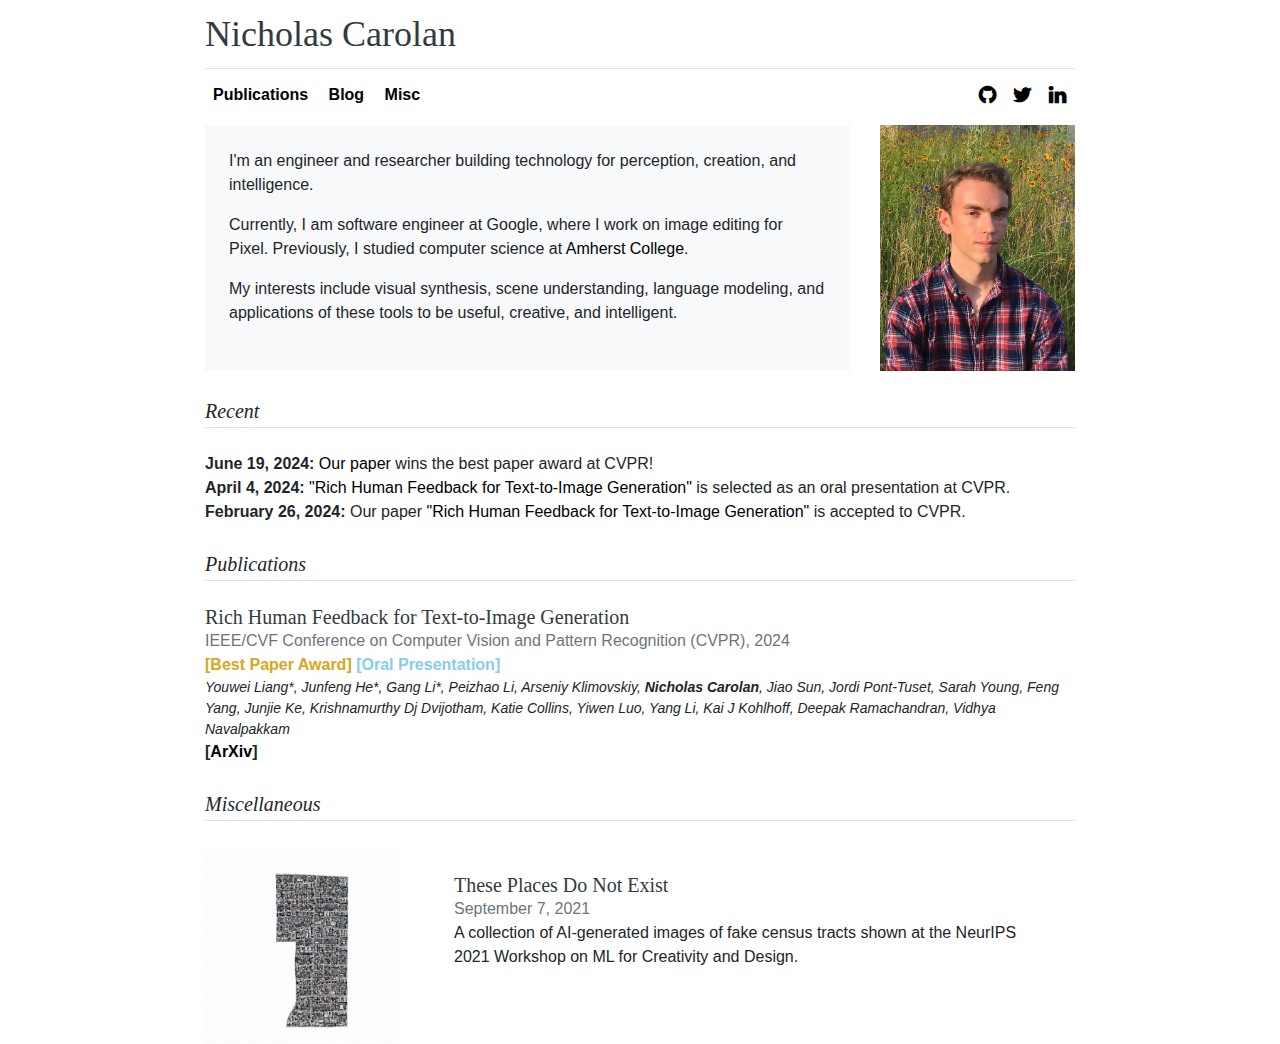
<file: index.html>
<!doctype html>
  <html>
  <head>
    <meta charset="utf-8">
    <title>Nicholas Carolan</title>
    <meta name="description" content="Personal site for Nicholas Carolan.">

    <!-- SEO -->
    <meta property="og:title" content="Nicholas Carolan" />
    <meta property="og:type" content="article" />
    <meta property="og:description" content="" />

    <!-- Social Media Icons -->
    <link rel="stylesheet" href="https://cdnjs.cloudflare.com/ajax/libs/font-awesome/4.7.0/css/font-awesome.min.css">

    <!-- CSS -->
    <link rel="stylesheet" href="https://stackpath.bootstrapcdn.com/bootstrap/4.4.1/css/bootstrap.min.css" integrity="sha384-Vkoo8x4CGsO3+Hhxv8T/Q5PaXtkKtu6ug5TOeNV6gBiFeWPGFN9MuhOf23Q9Ifjh" crossorigin="anonymous">
    <link rel="stylesheet" href="css/blog.css">
  </head>

  <body>
    <div class="container">

      <!-- Header -->
      <header class="blog-header py-3 text-left">
        <a class="blog-header-logo text-dark" href="index.html">Nicholas Carolan</a>          
      </header>
      <!-- /Header -->

      <!-- Navbar -->
      <div class="row flex-nowrap justify-content-between align-items-center py-2 mb-1">
        <div class="col-6 pt-1">
          <a class="p-2" href="index.html#publications"><b>Publications</b></a>
          <a class="p-2" href="https://nicholascarolan.substack.com/" target="_blank"><b>Blog</b></a>
          <a class="p-2" href="index.html#miscellaneous"><b>Misc</b></a>
        </div>
        <div class="col-2 d-flex justify-content-end mt-1">
          <a class="fa fa-github" href="https://www.github.com/ncarolan" target="_blank"></a>  
          <a class="fa fa-twitter" href="https://twitter.com/N_Carolan" target="_blank"></a>  
          <a class ="fa fa-linkedin" href="https://www.linkedin.com/in/nicholas-carolan/" target="_blank"></a> 
        </div>
      </div>
      <!-- /Navbar -->

      <!-- About -->
      <div class="row mb-4 h-100">
        <div class="col-9 pt-1">
          <div class="p-4 bg-light h-100">
              <!--h3 class="font-italic">About</h3-->
              <p>I'm an engineer and researcher building technology for perception, creation, and intelligence.</p>
              <p>Currently, I am software engineer at Google, where I work on image editing for Pixel. Previously, I studied computer science at <a href="https://www.amherst.edu">Amherst College</a>.</p>
              <p class="mb-0">My interests include visual synthesis, scene understanding, language modeling, and applications of these tools to be useful, creative, and intelligent.</p>
          </div>
        </div>
        <div class="col-3 pt-1">
          <img src="images/index/self.jpg" width=100%>
        </div>
      </div>
      <!-- /About -->


      <!-- Recent Content -->
      <h5 class="pt-1 mt-4 pb-1 mb-4 font-italic border-bottom">Recent</h5>
      <p class="mb-0"><strong>June 19, 2024:</strong> <a href="https://arxiv.org/abs/2312.10240">Our paper</a> wins the best paper award at CVPR!</p>
      <p class="mb-0"><strong>April 4, 2024:</strong> <a href="https://arxiv.org/abs/2312.10240">"Rich Human Feedback for Text-to-Image Generation"</a> is selected as an oral presentation at CVPR.</p>
      <p class="mb-0"><strong>February 26, 2024:</strong> Our paper <a href="https://arxiv.org/abs/2312.10240">"Rich Human Feedback for Text-to-Image Generation"</a> is accepted to CVPR.</p>
      <!-- /Recent Content -->

      <!-- Publications -->
      <h5 id="publications" class="pt-1 mt-4 pb-1 mb-4 font-italic border-bottom">Publications</h5>

        <h5 class="mb-0"><a class="text-dark">Rich Human Feedback for Text-to-Image Generation</a></h5>
        <div class="mb-0 text-muted">IEEE/CVF Conference on Computer Vision and Pattern Recognition (CVPR), 2024</div> 
        <div><span class="gold-text">[Best Paper Award]</span> <span class="blue-text">[Oral Presentation]</span></div>
        
        <p class="text-small mb-0"><i> Youwei Liang*, Junfeng He*, Gang Li*, Peizhao Li, Arseniy Klimovskiy, <strong>Nicholas Carolan</strong>, Jiao Sun, Jordi Pont-Tuset, Sarah Young, Feng Yang, Junjie Ke, Krishnamurthy Dj Dvijotham, Katie Collins, Yiwen Luo, Yang Li, Kai J Kohlhoff, Deepak Ramachandran, Vidhya Navalpakkam</i></p>
      <strong class="mb-1">[<a href="https://arxiv.org/abs/2312.10240">ArXiv</a>]</strong>

      <!-- /Publications -->



      <!-- Miscellaneous -->
      <h5 id="miscellaneous" class="pt-1 mt-4 pb-1 mb-4 font-italic border-bottom">Miscellaneous</h5>

      <div class="row">
        <div class="col-3 pt-1">
          <img src="images/fakeplaces/Urban1.png" width=100%>
        </div>
        <div class="col-9 pt-1">
          <div class="p-4 mb-3 h-100">
            <h5 class="mb-0"><a class="text-dark" href="fakeplaces.html">These Places Do Not Exist</a></h5>
            <div class="mb-0 text-muted">September 7, 2021</div>
            <p>A collection of AI-generated images of fake census tracts shown at the NeurIPS 2021 Workshop on ML for Creativity and Design.</p>
          </div>
        </div>
      </div>
      <!-- /Miscellaneous -->

    </div>

  </body>
  </html>
</file>
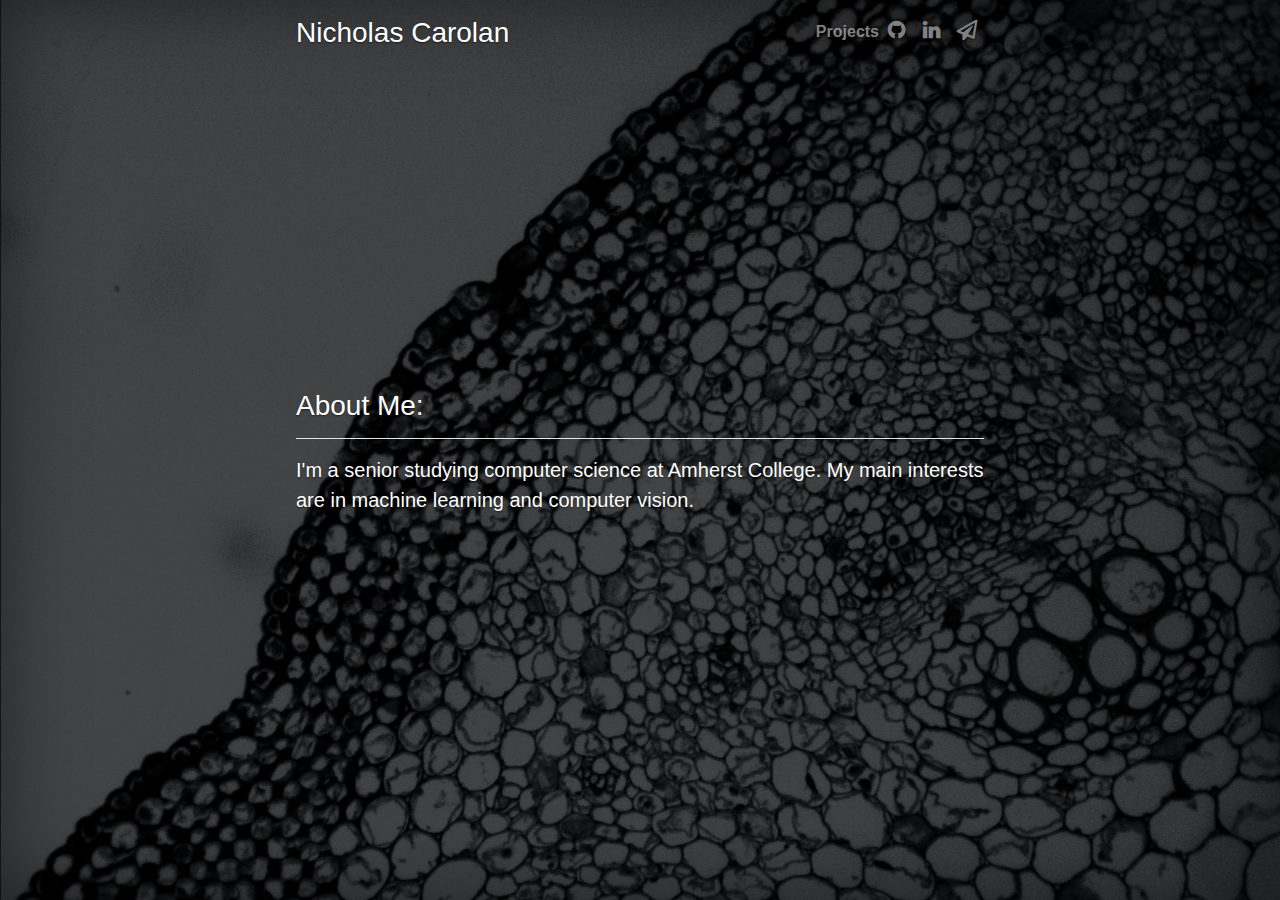
<file: legacy/index.html>
<!doctype html>
<html>
	<head>
		<meta charset="utf-8">
		<title>Nicholas Carolan</title>
		<meta name="description" content="">


		<!-- SEO -->
		<meta property="og:title" content="" />
		<meta property="og:type" content="article" />
		<meta property="og:description" content="" />

	    <!-- Googler Scholar -->
		<meta name="citation_title" content="">
		<meta name="citation_author" content="Carolan, Nicholas">
		<meta name="citation_date" content="">
		<meta name="citation_pdf_url" content="https://ncarolan.github.io/">

    <!-- Social Media Icons -->
    <link rel="stylesheet" href="https://cdnjs.cloudflare.com/ajax/libs/font-awesome/4.7.0/css/font-awesome.min.css">

		<!-- CSS -->
		<link rel="stylesheet" href="https://stackpath.bootstrapcdn.com/bootstrap/4.4.1/css/bootstrap.min.css" integrity="sha384-Vkoo8x4CGsO3+Hhxv8T/Q5PaXtkKtu6ug5TOeNV6gBiFeWPGFN9MuhOf23Q9Ifjh" crossorigin="anonymous">
    <link rel="stylesheet" href="css/style.css">
		
		  
	</head>
<!--div class="view" style="background-image: url(background.jpg); background-size:100% 100%;"-->
	<body>
<div class="cover-container d-flex w-100 h-100 p-3 mx-auto flex-column">
  <header class="masthead mb-auto">
    <div class="inner">
      <h3 class="masthead-brand"><a href="index.html">Nicholas Carolan</a></h3>
      <nav class="nav nav-masthead justify-content-center">        
        <a class="nav-link" href="projects.html">Projects</a>        
        <a class="fa fa-github" href="https://www.github.com/ncarolan" style="color:grey;"></a>  
        <a class ="fa fa-linkedin" href="https://www.linkedin.com/in/nicholas-carolan/" style="color:grey;"></a>        
        <a class="fa fa-paper-plane-o" href="mailto:ncarolan21@amherst.edu" style="color:grey;"></a>
       </nav>
    </div>

  </header>

  <main role="main" class="">
    <h3>About Me:</h3>
    <hr color="white">
    <p class="lead">I'm a senior studying computer science at <a href="https://www.amherst.edu">Amherst College</a>. My main interests are in machine learning and computer vision.</p>
  </main>

  <footer class="mastfoot mt-auto">
    <div class="inner">
      <p></p>
    </div>
  </footer>
</div>

	</body>

</html>
</file>
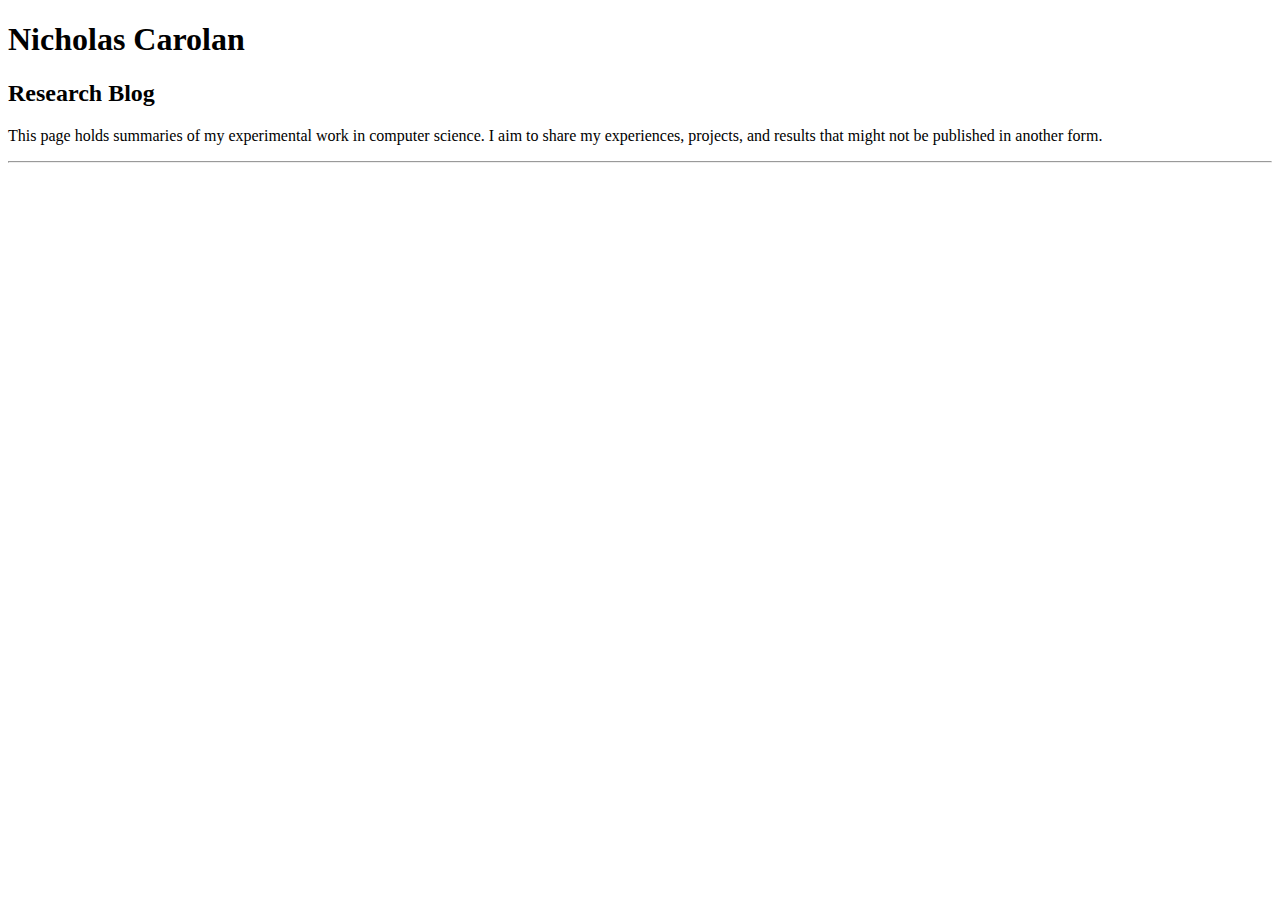
<file: blog.html>
<!doctype html>
<html>
	<head>
		<meta charset="utf-8">
		<title>Nicholas Carolan | Research Blog</title>
		<meta name="description" content="">

		<!-- SEO -->
		<meta property="og:title" content="" />
		<meta property="og:type" content="article" />
		<meta property="og:description" content="" />

    	<!-- Social Media Icons -->
    	<link rel="stylesheet" href="https://cdnjs.cloudflare.com/ajax/libs/font-awesome/4.7.0/css/font-awesome.min.css">

		<!-- CSS -->
		<link rel="stylesheet" href="https://latex.now.sh/style.css">	  
	</head>

	<body>
		<header>
    		<h1><span class="latex" >Nicholas Carolan</span></h1>
        <h2>Research Blog</h2>
  			<p>This page holds summaries of my experimental work in computer science. I aim to share my experiences, projects, and results that might not be published in another form.</p>
  	</header>


  		<hr>



	</body>


</html>
</file>
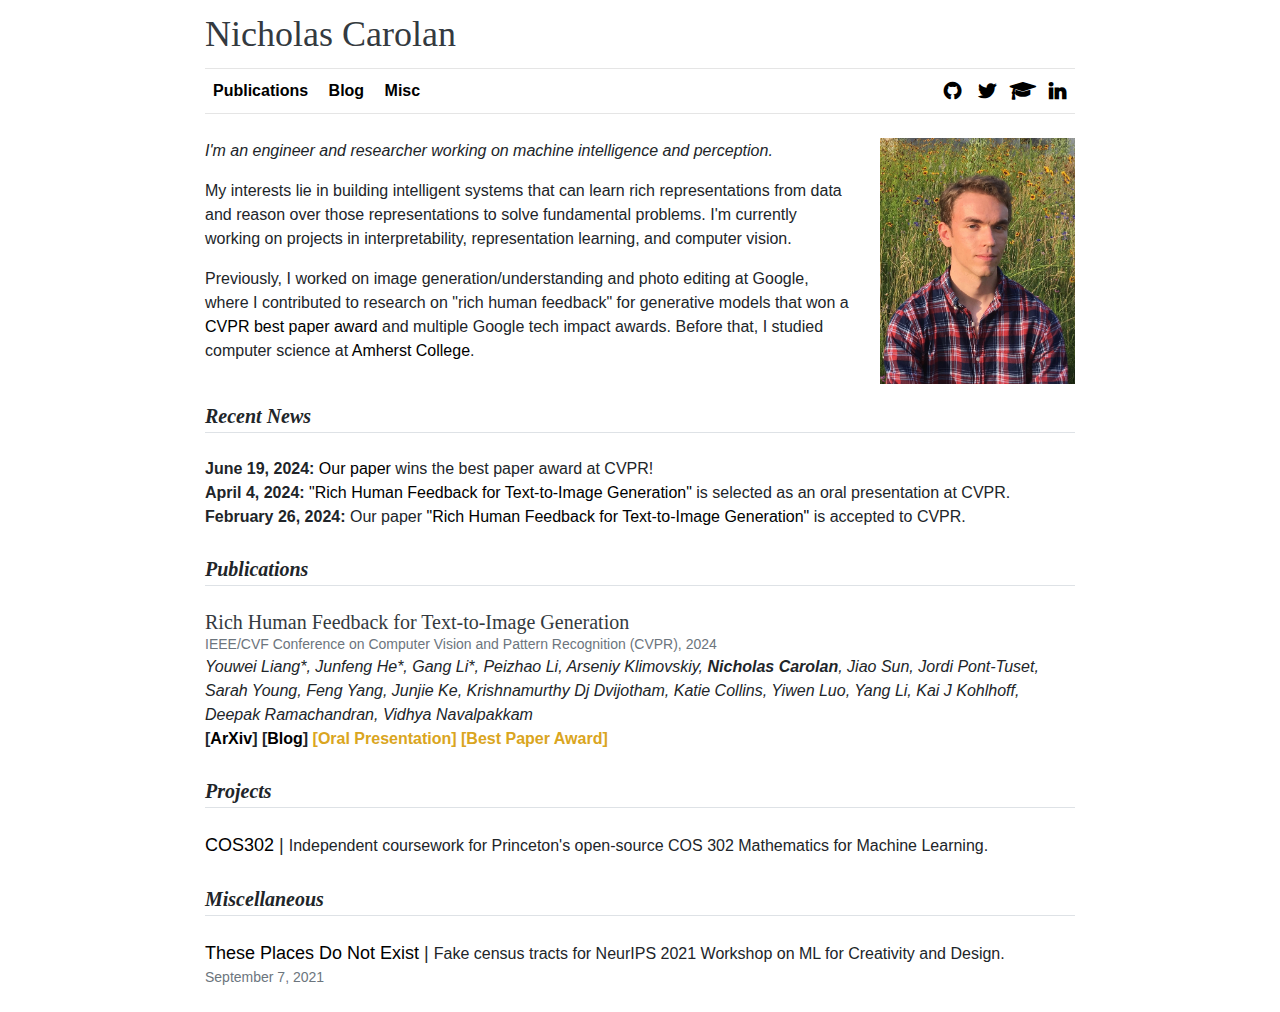
<file: old_homepage.html>
<!doctype html>
  <html>
  <head>
    <meta charset="utf-8">
    <title>Nicholas Carolan</title>
    <meta name="description" content="Personal site for Nicholas Carolan.">

    <!-- SEO -->
    <meta property="og:title" content="Nicholas Carolan" />
    <meta property="og:type" content="article" />
    <meta property="og:description" content="" />

    <!-- Social Media Icons -->
    <link rel="stylesheet" href="https://cdnjs.cloudflare.com/ajax/libs/font-awesome/4.7.0/css/font-awesome.min.css">

    <!-- CSS -->
    <link rel="stylesheet" href="https://stackpath.bootstrapcdn.com/bootstrap/4.4.1/css/bootstrap.min.css" integrity="sha384-Vkoo8x4CGsO3+Hhxv8T/Q5PaXtkKtu6ug5TOeNV6gBiFeWPGFN9MuhOf23Q9Ifjh" crossorigin="anonymous">
    <link rel="stylesheet" href="css/blog.css">
  </head>

  <body>
    <div class="container">

      <!-- Header -->
      <header class="blog-header py-3 text-left">
        <a class="blog-header-logo text-dark" href="index.html">Nicholas Carolan</a>          
      </header>
      <!-- /Header -->

      <!-- Navbar -->
      <div class="row flex-nowrap justify-content-between align-items-center py-1 mb-1">
        <div class="col-4 pt-1">
          <a class="p-2" href="index.html#publications"><b>Publications</b></a>
          <a class="p-2" href="https://nicholascarolan.substack.com/" target="_blank"><b>Blog</b></a>
          <a class="p-2" href="index.html#miscellaneous"><b>Misc</b></a>
        </div>
        <div class="col-4 d-flex justify-content-end mt-1">  
          <a class="fa fa-github" href="https://www.github.com/ncarolan" target="_blank"></a>  
          <a class="fa fa-twitter" href="https://twitter.com/N_Carolan" target="_blank"></a>  
          <a class="fa fa-graduation-cap" href="https://scholar.google.com/citations?user=dFBwlZcAAAAJ&hl=en" target="_blank"></a>
          <a class ="fa fa-linkedin" href="https://www.linkedin.com/in/nicholas-carolan/" target="_blank"></a> 
        </div>
      </div>
      <!-- /Navbar -->

      <!-- Header (bottom border) -->
      <header class="blog-header"></header>
      <!-- /Header -->

      <!-- About -->
      <div class="row mt-4 mb-0 h-100">
        <div class="col-9 d-flex align-items-center">
          <div class="p-0 mb-1 w-100">
            <p class="mt-0"><i>I'm an engineer and researcher working on machine intelligence and perception.</i></p>
            <p>My interests lie in building intelligent systems that can learn rich representations from data and reason over those representations to solve fundamental problems. I'm currently working on projects in interpretability, representation learning, and computer vision.</p>
            <p>Previously, I worked on image generation/understanding and photo editing at Google, where I contributed to research on "rich human feedback" for generative models that won a <a href="https://cvpr.thecvf.com/Conferences/2024/News/Awards" target="_blank">CVPR best paper award</a> and multiple Google tech impact awards. Before that, I studied computer science at <a href="https://www.amherst.edu" target="_blank">Amherst College</a>.</p>
          </div>
        </div>
        <div class="col-3 d-flex align-items-center justify-content-center">
          <img src="images/index/self.jpg" class="img-fluid" alt="Profile photo">
        </div>
      </div>
      <!-- /About -->


      <!-- Recent Content -->
      <h5 class="pt-1 mt-3 pb-1 mb-4 font-italic border-bottom"><b>Recent News</b></h5>
      <p class="mb-0"><strong>June 19, 2024:</strong> <a href="https://arxiv.org/abs/2312.10240" target="_blank">Our paper</a> wins the best paper award at CVPR!</p>
      <p class="mb-0"><strong>April 4, 2024:</strong> <a href="https://arxiv.org/abs/2312.10240" target="_blank">"Rich Human Feedback for Text-to-Image Generation"</a> is selected as an oral presentation at CVPR.</p>
      <p class="mb-0"><strong>February 26, 2024:</strong> Our paper <a href="https://arxiv.org/abs/2312.10240" target="_blank">"Rich Human Feedback for Text-to-Image Generation"</a> is accepted to CVPR.</p>
      <!-- /Recent Content -->

      <!-- Publications -->
      <h5 id="publications" class="pt-1 mt-4 pb-1 mb-4 font-italic border-bottom"><b>Publications</b></h5>

        <h5 class="mb-0"><a class="text-dark">Rich Human Feedback for Text-to-Image Generation</a></h5>
        <div class="mb-0 text-small text-muted">IEEE/CVF Conference on Computer Vision and Pattern Recognition (CVPR), 2024</div> 
        
        <p class="text-tiny mb-0"><i> Youwei Liang*, Junfeng He*, Gang Li*, Peizhao Li, Arseniy Klimovskiy, <strong>Nicholas Carolan</strong>, Jiao Sun, Jordi Pont-Tuset, Sarah Young, Feng Yang, Junjie Ke, Krishnamurthy Dj Dvijotham, Katie Collins, Yiwen Luo, Yang Li, Kai J Kohlhoff, Deepak Ramachandran, Vidhya Navalpakkam</i></p>
      <strong class="mb-1">[<a href="https://arxiv.org/abs/2312.10240" target="_blank">ArXiv</a>] [<a href="https://research.google/blog/rich-human-feedback-for-text-to-image-generation/" target="_blank">Blog</a>]</strong><span class="gold-text"> [Oral Presentation] [Best Paper Award]</span>
      <!-- /Publications -->


      <!-- Projects -->
      <h5 id="projects" class="pt-1 mt-4 pb-1 mb-4 font-italic border-bottom"><b>Projects</b></h5>

      <p class="mb-0"><a class="georgia" style="font-size: 18px;" href="https://github.com/ncarolan/COS302/">COS302</a><a class="georgia" style="font-size: 18px;">  |  </a>  Independent coursework for Princeton's open-source COS 302 Mathematics for Machine Learning.</p>
      <!-- /Projects -->
      

      <!-- Miscellaneous -->
      <h5 id="miscellaneous" class="pt-1 mt-4 pb-1 mb-4 font-italic border-bottom"><b>Miscellaneous</b></h5>

      <p class="mb-0"><a class="georgia" style="font-size: 18px;" href="fakeplaces.html">These Places Do Not Exist</a><a class="georgia" style="font-size: 18px;">  |  </a>  Fake census tracts for NeurIPS 2021 Workshop on ML for Creativity and Design.</p>
      <div class="mb-2 text-small text-muted">September 7, 2021</div>

      <p class="mb-4"></p>
      <!-- /Miscellaneous -->

    </div>

  </body>
  </html>
</file>
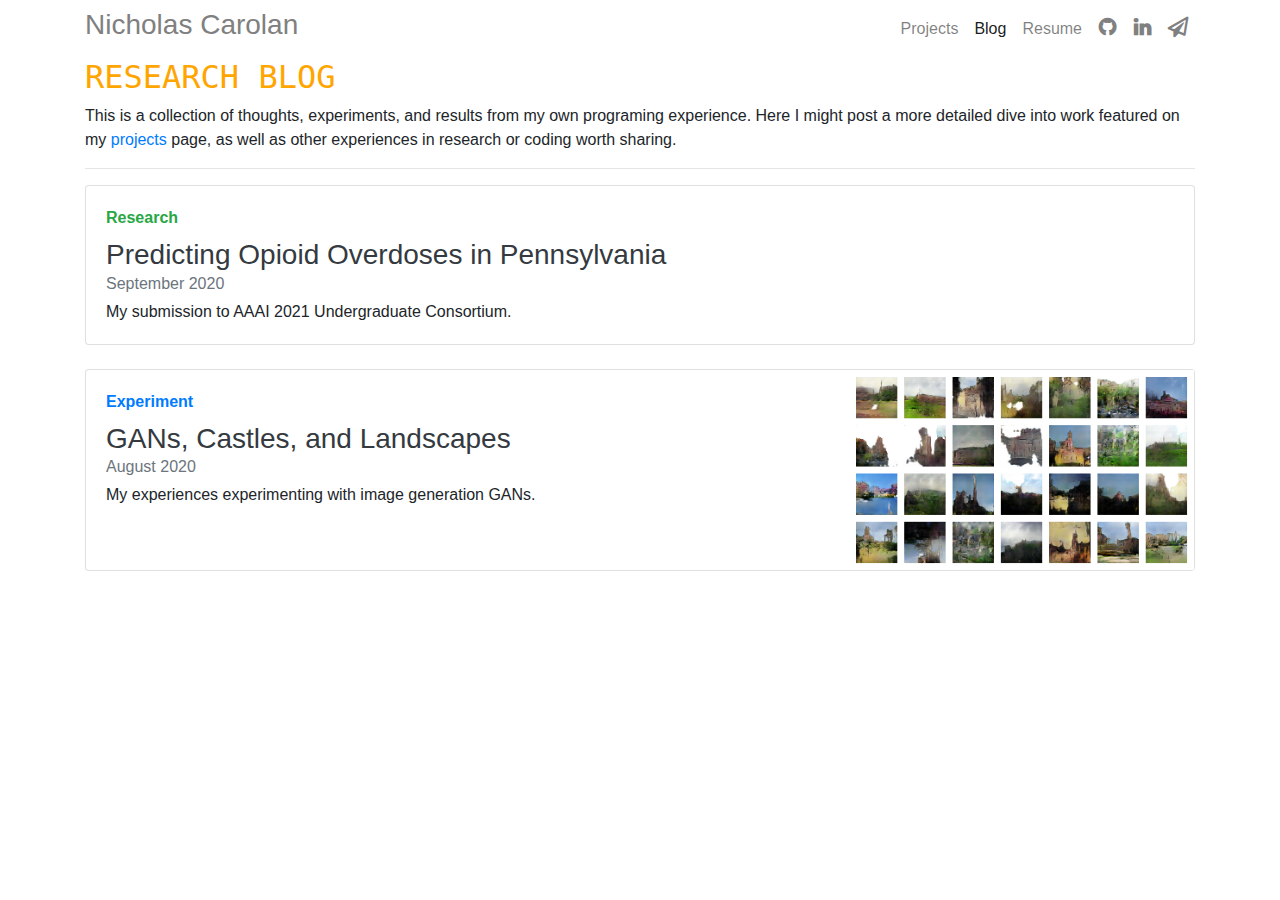
<file: legacy/blog.html>
<!doctype html>
<html>
	<head>
		<meta charset="utf-8">
		<title>Nicholas Carolan | Blog</title>
		<meta name="description" content="A portfolio of personal coding projects and research interests by Nicholas Carolan.">


		<!-- SEO -->
		<meta property="og:title" content="Nicholas Carolan | Blog" />
		<meta property="og:type" content="article" />
		<meta property="og:description" content="" />

	    <!-- Googler Scholar -->
		<meta name="citation_title" content="Blog">
		<meta name="citation_author" content="Carolan, Nicholas">
		<meta name="citation_date" content="">
		<meta name="citation_pdf_url" content="https://ncarolan.github.io/blog">

		<!-- Social Media Icons -->
		<link rel="stylesheet" href="https://cdnjs.cloudflare.com/ajax/libs/font-awesome/4.7.0/css/font-awesome.min.css">

		<!-- CSS -->
		<link rel="stylesheet" href="https://stackpath.bootstrapcdn.com/bootstrap/4.4.1/css/bootstrap.min.css" integrity="sha384-Vkoo8x4CGsO3+Hhxv8T/Q5PaXtkKtu6ug5TOeNV6gBiFeWPGFN9MuhOf23Q9Ifjh" crossorigin="anonymous">
		<!--link rel="stylesheet" href="css/style.css"-->


		<style>
      /*
       * Social Media Links
       */

      .fa {  
        color: grey;
        padding: 0.25rem 0;
        padding-top: 0.5rem;
        font-weight: 700;
        font-size: 20px;
        width: 35px;
        text-align: center;
        text-decoration: none;
      }
      .fa:hover{
        text-decoration: none;
      }
      .fa-github{
        color: grey;
      }
      .fa-linkedin{
        color: grey;
      }
      .fa-paper-plane-o{
        color: grey;
      }

      h2{
        color: orange;
        font-family: "Lucida Console", Monaco, monospace;
      }


		</style>
		
		  
	</head>

	<body>
  <nav class="navbar navbar-expand-lg navbar-light bg-white">
    <div class="container">
      <h3 class="masthead-brand"><a href="index.html" style="color: gray;">Nicholas Carolan</a></h3>
  
  <div class="collapse navbar-collapse" id="navbarNavDropdown">
    <ul class="navbar-nav">
      
    </ul>
  </div>

    <ul class="navbar-nav">
      <li class="nav-item" style="text-align: right;">
        <a class="nav-link" href="projects.html">Projects</a>
      </li>
      <li class="nav-item active" style="text-align: right;">
        <a class="nav-link" href="#">Blog</a>
      </li>
      <li class="nav-item" style="text-align: right;">
        <a class="nav-link" href="resume.pdf">Resume</a>
      </li>
      <li class="nav-item" style="text-align: right;">
        <a class="fa fa-github" href="https://www.github.com/ncarolan" style="color:grey;"></a>  
      </li>
        <a class ="fa fa-linkedin" href="https://www.linkedin.com/in/nicholas-carolan/" style="color:grey;"></a>        
        <a class="fa fa-paper-plane-o" href="mailto:ncarolan21@amherst.edu" style="color:grey;"></a>
    </ul>

  </div>
</nav>

  <main>
    <div class="container">

    <h2>RESEARCH BLOG</h2>
    <p>This is a collection of thoughts, experiments, and results from my own programing experience. Here I might post a more detailed dive into work featured on my <a href="projects.html">projects</a> page, as well as other experiences in research or coding worth sharing.</p>
    <hr>


      <div class="row">
        <div class="col-md-12">
          <div class="card flex-md-row mb-4 box-shadow h-md-250">
            <div class="card-body d-flex flex-column align-items-start">
              <strong class="d-inline-block mb-2 text-success">Research</strong>
              <h3 class="mb-0">
                <a class="text-dark" href="blog/carolanAAAI.pdf">Predicting Opioid Overdoses in Pennsylvania</a>
              </h3>
              <div class="mb-1 text-muted">September 2020</div>
              <p class="card-text mb-auto">My submission to AAAI 2021 Undergraduate Consortium.</p>
            </div>
            <!--img class="card-img-right flex-auto d-none d-md-block" src="" alt="Opioid"-->
          </div>
        </div>
      </div>

      <div class="row">
        <div class="col-md-12">
          <div class="card flex-md-row mb-4 box-shadow h-md-250">
            <div class="card-body d-flex flex-column align-items-start">
              <strong class="d-inline-block mb-2 text-primary">Experiment</strong>
              <h3 class="mb-0">
                <a class="text-dark" href="blog/castle-gan.html">GANs, Castles, and Landscapes</a>
              </h3>
              <div class="mb-1 text-muted">August 2020</div>
              <p class="card-text mb-auto">My experiences experimenting with image generation GANs.</p>
            </div>
            <img class="card-img-right flex-auto d-none d-md-block" src="train-499.png" alt="Castle Image" height=200>
          </div>
        </div>
      </div>






    </div>
	</main>


  <footer class="mastfoot mt-auto">
    <div class="inner">
      <p></p>
    </div>
  </footer>

	</body>
</html>
</file>
<file: css/blog.css>
/* stylelint-disable selector-list-comma-newline-after */

/* Links */
a,
a:focus,

a:link {
  color: black;
}

/* mouse over link */
a:hover {
  color: skyblue;
  text-decoration: none;
}

/* selected link */
a:active {
  color: none;
}

.blog-header {
  line-height: 1;
  border-bottom: 1px solid #e5e5e5;
}

.blog-header-logo {
  font-family: "Playfair Display", Georgia, "Times New Roman", serif;
  font-size: 2.25rem;
}

.blog-header-logo:hover {
  text-decoration: none;
}

.blue-text {
  color: skyblue;
  font-weight: bold;
}

h1, h2, h3, h4, h5, h6 {
  font-family: "Playfair Display", Georgia, "Times New Roman", serif;
}

.container {
  max-width: 900px;
}

.display-4 {
  font-size: 2.5rem;
}
@media (min-width: 768px) {
  .display-4 {
    font-size: 3rem;
  }
}

.nav-scroller {
  position: relative;
  z-index: 2;
  height: 2.75rem;
  overflow-y: hidden;
}

.nav-scroller .nav {
  display: -webkit-box;
  display: -ms-flexbox;
  display: flex;
  -ms-flex-wrap: nowrap;
  flex-wrap: nowrap;
  padding-bottom: 1rem;
  margin-top: -1px;
  overflow-x: auto;
  text-align: center;
  white-space: nowrap;
  -webkit-overflow-scrolling: touch;
}

.nav-scroller .nav-link {
  padding-top: .75rem;
  padding-bottom: .75rem;
  font-size: .875rem;
}

.card-img-right {
  height: 100%;
  border-radius: 0;
}

.flex-auto {
  -ms-flex: 0 0 auto;
  -webkit-box-flex: 0;
  flex: 0 0 auto;
}

.h-250 { height: 250px; }
@media (min-width: 768px) {
  .h-md-250 { height: 250px; }
}

.border-top { border-top: 1px solid #e5e5e5; }
.border-bottom { border-bottom: 1px solid #e5e5e5; }

.box-shadow { box-shadow: 0 .25rem .75rem rgba(0, 0, 0, .05); }

/*
 * Blog name and description
 */
.blog-title {
  margin-bottom: 0;
  font-size: 2rem;
  font-weight: 400;
}
.blog-description {
  font-size: 1.1rem;
  color: #999;
}

@media (min-width: 40em) {
  .blog-title {
    font-size: 3.5rem;
  }
}

/* Pagination */
.blog-pagination {
  margin-bottom: 4rem;
}
.blog-pagination > .btn {
  border-radius: 2rem;
}

/*
 * Blog posts
 */
.blog-post {
  margin-bottom: 4rem;
}
.blog-post-title {
  margin-bottom: .25rem;
  font-size: 2.5rem;
}
.blog-post-meta {
  margin-bottom: 1.25rem;
  color: #999;
}

/*
 * Footer
 */
.blog-footer {
  padding: 2.5rem 0;
  color: #999;
  text-align: center;
  background-color: #f9f9f9;
  border-top: .05rem solid #e5e5e5;
}
.blog-footer p:last-child {
  margin-bottom: 0;
}

/*
 * Social Media Links
 */

.fa {  
  color: grey;
  padding: 0.25rem 0;
  font-weight: 700;
  font-size: 20px;
  width: 35px;
  text-align: center;
  text-decoration: none;
}
.fa:hover{
  color: none;
  text-decoration: none;
}
.fa-github{
  color: black;
}
.fa-linkedin{
  color: black;
}
.fa-twitter{
  color: black;
}
.fa-paper-plane-o{
  color: black;
}

/*
 * Custom
 */

.no-rounded-corners {
    border-radius: 0 !important;
}

.text-small {
    font-size: 14px;
}

.gold-text {
  color: goldenrod;
  font-weight: bold;
}
</file>
<file: legacy/css/style.css>
/*
* Globals
 */

/* Links */
a,
a:focus,

a:link {
  color: white;
}

/* mouse over link */
a:hover {
  color: white;
}

/* selected link */
a:active {
  color: white;
}

/* Custom default button */
.btn-secondary,
.btn-secondary:hover,
.btn-secondary:focus {
  color: #333;
  text-shadow: none; /* Prevent inheritance from `body` */
  background-color: #fff;
  border: .05rem solid #fff;
}


/*
 * Base structure
 */

html,
body {
  height: 100%;
  background-color: #333;
}

body {
  display: -ms-flexbox;
  display: flex;
  color: #fff;
  text-shadow: 0 .05rem .1rem rgba(0, 0, 0, .5);
  box-shadow: inset 0 0 5rem rgba(0, 0, 0, .5);

  background: url('background3.jpg') no-repeat center center fixed;
  -webkit-background-size: cover;
  -moz-background-size: cover;
  background-size: cover;
  -o-background-size: cover;
  
}

.hr {
  color: "white";
}


.cover-container {
  max-width: 45em;
}


/*
 * Header
 */
.masthead {
  margin-bottom: 2rem;
}

.masthead-brand {
  margin-bottom: 0;
}

.nav-masthead .nav-link {
  padding: .25rem 0;
  font-weight: 700;
  color: rgba(255, 255, 255, .5);
  background-color: transparent;
  border-bottom: .25rem solid transparent;
}

.nav-masthead .nav-link:hover,
.nav-masthead .nav-link:focus {
  border-bottom-color: rgba(255, 255, 255, .25);
}

.nav-masthead .nav-link + .nav-link {
  margin-left: 1rem;
}

.nav-masthead .active {
  color: #fff;
  border-bottom-color: #fff;
}

@media (min-width: 48em) {
  .masthead-brand {
    float: left;
  }
  .nav-masthead {
    float: right;
  }
}


/*
 * Cover
*/ 
.cover {
  padding: 0 1.5rem;
}
.cover .btn-lg {
  padding: .75rem 1.25rem;
  font-weight: 700;
}



/*
 * Footer
 */
.mastfoot {
  color: rgba(255, 255, 255, .5);
}

/*
 * Social Media Links
 */

.fa {  
  color: grey;
  padding: 0.25rem 0;
  font-weight: 700;
  font-size: 20px;
  width: 35px;
  text-align: center;
  text-decoration: none;
}
.fa:hover{
  color: grey;
  text-decoration: none;
}
.fa-github{
  color: grey;
}
.fa-linkedin{
  color: grey;
}
.fa-paper-plane-o{
  color: grey;
}
</file>
